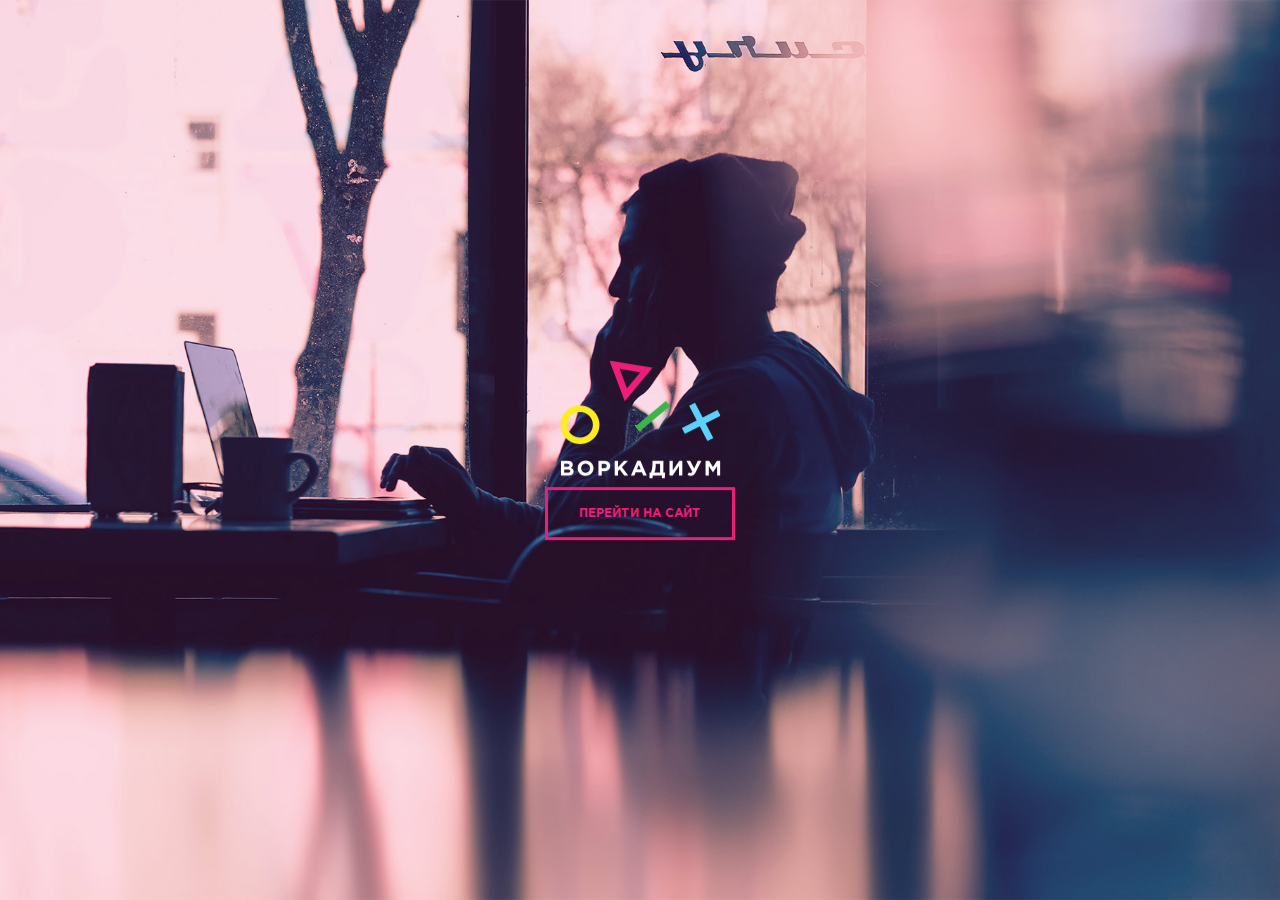
<file: index.html>
<!DOCTYPE html>
<html lang="ru-RU">
<head>
    <meta charset="UTF-8">
    <meta name="viewport" content="width=1100">
    <meta http-equiv="X-UA-Compatible" content="ie=edge">
    <link rel="stylesheet" href="css/import.css">
    <title>Добро пожаловать</title>
</head>
<body>
    <div class="wrapper wrapper__welcome">
        <div class="welcome">
            <div class="welcome__pic">
                <img src="./img/intro/logo.png">
            </div>
            <a href="./workadium.html" class="welcome__btn">Перейти на сайт</a>
        </div>
    </div>
</body>
</html>
</file>
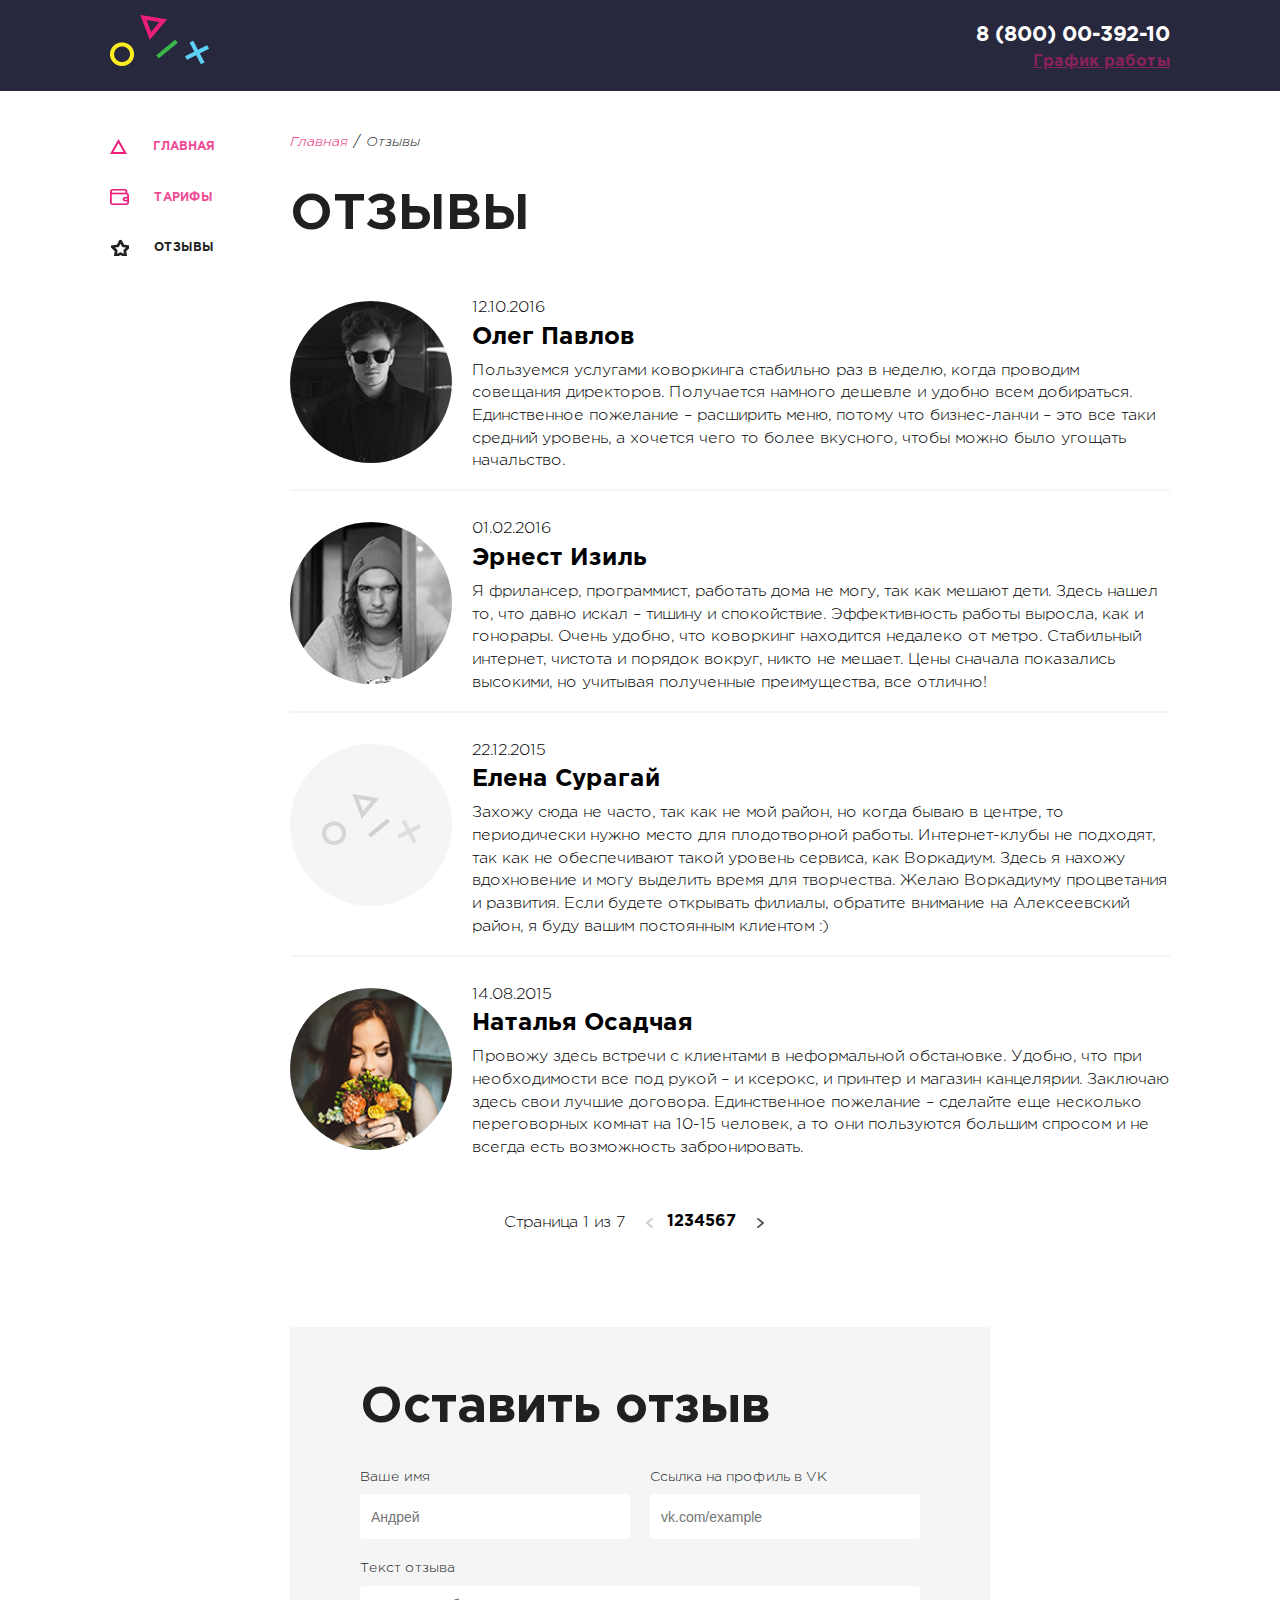
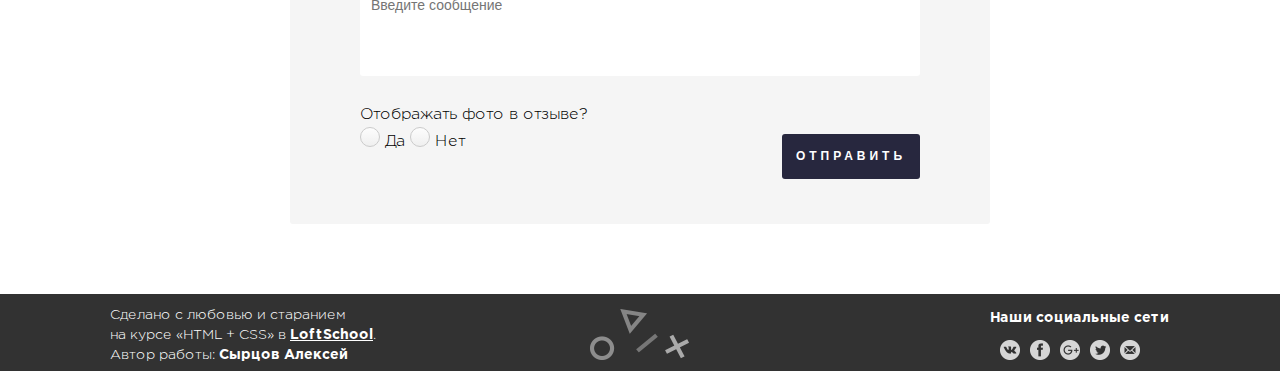
<file: comments.html>
<!DOCTYPE html>
<html lang="ru-RU">
<head>
    <meta charset="UTF-8">
    <meta name="viewport" content="width=device-width, initial-scale=1.0">
    <meta http-equiv="X-UA-Compatible" content="ie=edge"> 
    <link rel="stylesheet" href="css/import.css">
    <title>Отзывы</title>
</head>
<body>
                    <!---шапка-->
                <div class="wrapper">
                     <header class="header">
                <div class="container clearfix">
                    <div class="header__left">
                        <a href="./index.html" class="logo__wrapper">
                            <img src="./img/logo-fig.png" alt="" class="logo">
                        </a>
                    </div>
                    <div class="header__right">
                        <div class="contacts">
                            <a href=""+78000039210"" class="phone"> 8 (800) 00-392-10</a>
                                <div class="contacts__elem">
                                   <a href="#" class="contacts__schedule">График работы</a>
                                    <div class="contacts__dropdown">
                                        <div class="contacts__time">
                                            пн-вс: 09:00 - 20:00
                                        </div>
                                        <div class="contacts__lunch">
                                            обед:14:00-14:30
                                        </div>
                                    </div>     
                                </div>
                                
                        </div> 
                    </div>  
                </div>        
        </header>
                </div>
                    <!-- боковое меню -->
            <div class="container clearfix">
                <aside class="sidebar">
                            <nav class="menu">
                                <ul class="nav-menu">
                                    <li class="nav-menu__item">
                                        <a href="./index.html" class="nav-menu__link">
                                            <div class="nav-menu__icon nav-menu__icon-main"></div>
                                            <div class="nav-menu__text">Главная</div>
                                        </a>     
                                    </li>
                                    <li class="nav-menu__item">
                                        <a href="./prices.html" class="nav-menu__link">
                                            <div class="nav-menu__icon nav-menu__icon-prices"></div>
                                            <div class="nav-menu__text">Тарифы</div>
                                        </a>     
                                    </li>
                                    <li class="nav-menu__item active">
                                        <a href="./comments.html" class="nav-menu__link">
                                            <div class="nav-menu__icon nav-menu__icon-reviews"></div>
                                            <div class="nav-menu__text">Отзывы</div>
                                        </a>     
                                    </li>
                                </ul>
                            </aside>
                <!-- контент страницы -->
                <main class="main-content main-content-padding_top">
                    <ul class="breadcrumbs">
                                <li class="breadcrumbs__item">
                                    <a href="./index.html" class="breadcrumbs__link">Главная</a>
                                </li>
                                <li class="breadcrumbs__item breadcrumbs__item_active">
                                    <a href="" class="breadcrumbs__link">Отзывы</a>
                                </li>
                            </ul>
                    <div class="section-title section-title-comments">Отзывы</div>
                    <div class="comments">
                            <div class="first-comment">
                                <img src="./img/comments/first comment.jpg" alt="" class="first-comment__img">
                                <div class="comment-text">
                                    <p class="data">12.10.2016</p1>
                                        <h2 class="name">Олег Павлов</h2>
                                            <p class="reviews-text">Пользуемся услугами коворкинга стабильно раз в неделю, когда проводим совещания директоров. Получается намного дешевле и удобно всем добираться. Единственное пожелание – расширить меню, потому что бизнес-ланчи – это все таки средний уровень, а хочется чего то более вкусного, чтобы можно было угощать начальство.</p>
                                </div>
                            </div>
                            <div class="second-comment">
                                <img src="./img/comments/second comment.jpg" class="second-comment__img">
                                <div class="comment-text">
                                    <p class="data">01.02.2016</p1>
                                        <h2 class="name">Эрнест Изиль</h2>
                                            <p>Я фрилансер, программист, работать дома не могу, так как мешают дети. Здесь нашел то, что давно искал – тишину и спокойствие. Эффективность работы выросла, как и гонорары. Очень удобно, что коворкинг находится недалеко от метро. Стабильный интернет, чистота и порядок вокруг, никто не мешает. Цены сначала показались высокими, но учитывая полученные преимущества, все отлично!</p>
                                </div>
                            </div>
                            <div class="third-comment">
                                    <div class="third-comment__img"></div>
                                    <div class="comment-text">
                                      <p class="data">22.12.2015</p1>
                                        <h2 class="name">Елена Сурагай</h2>
                                            <p>Захожу сюда не часто, так как не мой район, но когда бываю в центре, то периодически нужно место для плодотворной работы. Интернет-клубы не подходят, так как не обеспечивают такой уровень сервиса, как Воркадиум. Здесь я нахожу вдохновение и могу выделить время для творчества. Желаю Воркадиуму процветания и развития. Если будете открывать филиалы, обратите внимание на Алексеевский район, я буду вашим постоянным клиентом :)</p>  
                                    </div>     
                            </div>
                            <div class="fourth-comment">
                                <img src="./img/comments/fourth comment.jpg" alt="" class="fourth-comment__img">
                                <div class="comment-text">
                                    <p class="data">14.08.2015</p>
                                        <h2 class="name">Наталья Осадчая</h2>
                                            <p>Провожу здесь встречи с клиентами в неформальной обстановке. Удобно, что при необходимости все под рукой – и ксерокс, и принтер и магазин канцелярии. Заключаю здесь свои лучшие договора. Единственное пожелание – сделайте еще несколько переговорных комнат на 10-15 человек, а то они пользуются большим спросом и не всегда есть возможность забронировать.</p>
                                </div>
                            </div>
                    </div>
                        
                        <div class="pagination">
                            <p class="page"> Cтраница 1 из 7 </p>
                                <img src="./img/comments/pagination/Vector Smart Object.png" class="page-switch-first__image">
                            <ul class="page-number">
                                <li class="first-page">
                                    <a class="first-page__text">1</a>
                                </li>
                                <li class="second-page">
                                    <div class="second-page__text">2</div>
                                </li>
                                <li class="third-page">
                                    <div class="third-page__text">3</div>
                                </li>
                                <li class="fourth-page">
                                    <div class="fourth-page__text">4</div>
                                </li>
                                <li class="fifth-page">
                                    <div class="fifth-page__text">5</div>
                                </li>
                                <li class="sixth-page">
                                    <div class="sixth-page__text">6</div>
                                </li>
                                <li class="seventh-page">
                                    <div class="seventh-page__text">7</div>
                                </li>
                        </ul>
                        <img src="./img/comments/pagination/Vector Smart Object dark.png" class="page-switch-second__image">
                        </div>
                           <div class="form">
                                <div class="form__title">
                                    Оставить отзыв
                                </div>
                                <div class="form__fields">
                                    <form class="form__elem" method="post">
                                            <div class="form__row clearfix">
                                                <label class="form__cell">
                                                    <div class="form__field-title">
                                                        Ваше имя
                                                    </div>
                                                        <input type="text" value="" class="form__input-text" placeholder="Андрей">
                                                </label>
                                                <label class="form__cell">
                                                    <div class="form__field-title">
                                                         Ссылка на профиль в VK
                                                    </div>
                                                        <input type="text" value="" class="form__input-text" placeholder="vk.com/example">
                                                </label>
                                            </div>
                                </div>
                                    <div class="form__row clearfix">
                                        <label class="form__textarea-label">
                                            <div class="form__field-title">
                                                Текст отзыва
                                            </div>
                                                <textarea class="form__textarea" placeholder="Введите сообщение"></textarea>
                                        </label>
                                    </div> 
                                <div class="form__buttons">
                                    <div class="form__controls">
                                        <div class="form__controls-title">
                                            Отображать фото в отзыве?
                                        </div>
                                        <div class="form__controls-buttons clearfix">
                                            <div class="form__controls-left">
                                                <label class="form__radio">
                                                    <input type="radio" name="review" class="form__radio-elem">
                                                        <div class="form__radio-fake"></div>
                                                            <div class="form__radio-text">Да</div>
                                                </label>    
                                                <label class="form__radio">
                                                    <input type="radio" name="review" class="form__radio-elem">
                                                        <div class="form__radio-fake"></div>
                                                            <div class="form__radio-text">Нет</div>
                                                     </label>    
                                            </div>
                                            <div class="form__controls-right">
                                                <input type="submit" value="ОТПРАВИТЬ" class="form__submit">
                                            </div>
                                        </div>
                                    </div>
                                </div>
                            </main>
                        </div>
                           
                    
                       
                                 <!-- подвал-->
      <footer class="footer-comments">
            <div class="container clearfix">
               <div class="footer__col">
            <ul class="footer__text">
                <li>Сделано с любовью и старанием </li>
                <li>на курсе «HTML + CSS» в <a href="#" class="footer__desc-link">LoftSchool</a>.</li>
                <li>Автор работы: <b>Сырцов Алексей</b></li>
            </ul>
            </div>
            <div class="footer__col footer__col-middle">
                <img src="./img/footer/logo-fig bw.png" alt="" class="footer-logo">
            </div>
                <div class="footer__col footer__col-right">
                   <div class="social-media__text">Наши социальные сети</div>
                        <div class="social-media">
                            <ul class="social-media__link">
                                <li class="social-media-VK-comments">
                                    <a class="vk__link" href="a"></a> 
                                </li>
                                <li class="social-media-fb-comments">
                                    <a class="fb__link" href="a"> </a>
                                </li>
                                <li class="social-media-google-comments">
                                    <a class="google__link" href="a"></a>
                                </li>
                                <li class="social-media-twitter-comments">
                                    <a class="twitter__link" href="a"></a>
                                </li>
                                <li class="social-media-mail-comments">
                                    <a class="mail__link" href="a"></a>
                                </li>
                            </ul>       
                        </div> 
                </div>
            </div>
            </div>
            
        </footer>
</body>
</html>
</file>
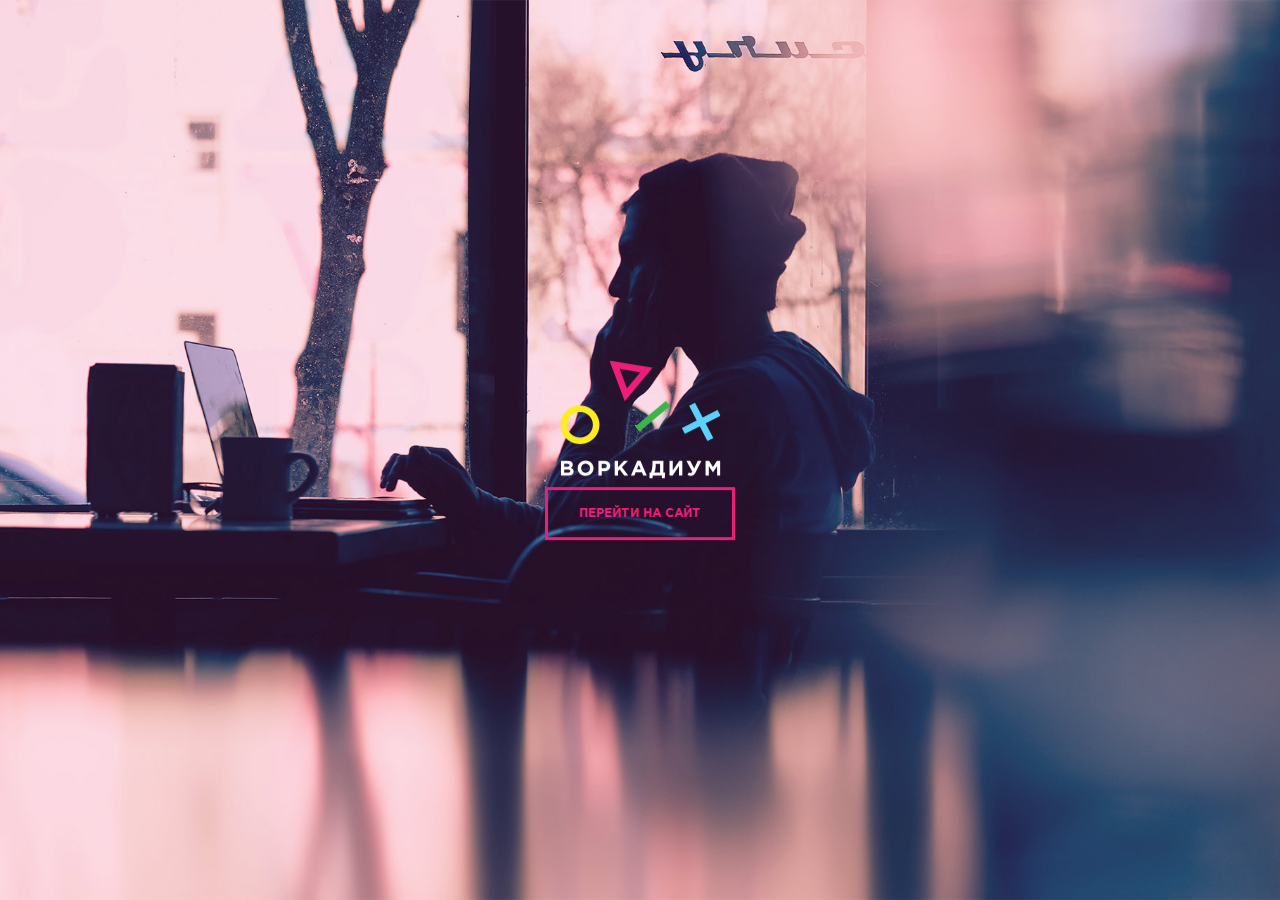
<file: index.html.html>
<!DOCTYPE html>
<html lang="ru-RU">
<head>
    <meta charset="UTF-8">
    <meta name="viewport" content="width=1100">
    <meta http-equiv="X-UA-Compatible" content="ie=edge">
    <link rel="stylesheet" href="css/import.css">
    <title>Добро пожаловать</title>
</head>
<body>
    <div class="wrapper wrapper__welcome">
        <div class="welcome">
            <div class="welcome__pic">
                <img src="./img/intro/logo.png" alt="">
            </div>
            <a href="./workadium.html" class="welcome__btn">Перейти на сайт</a>
        </div>
    </div>
</body>
</html>
</file>
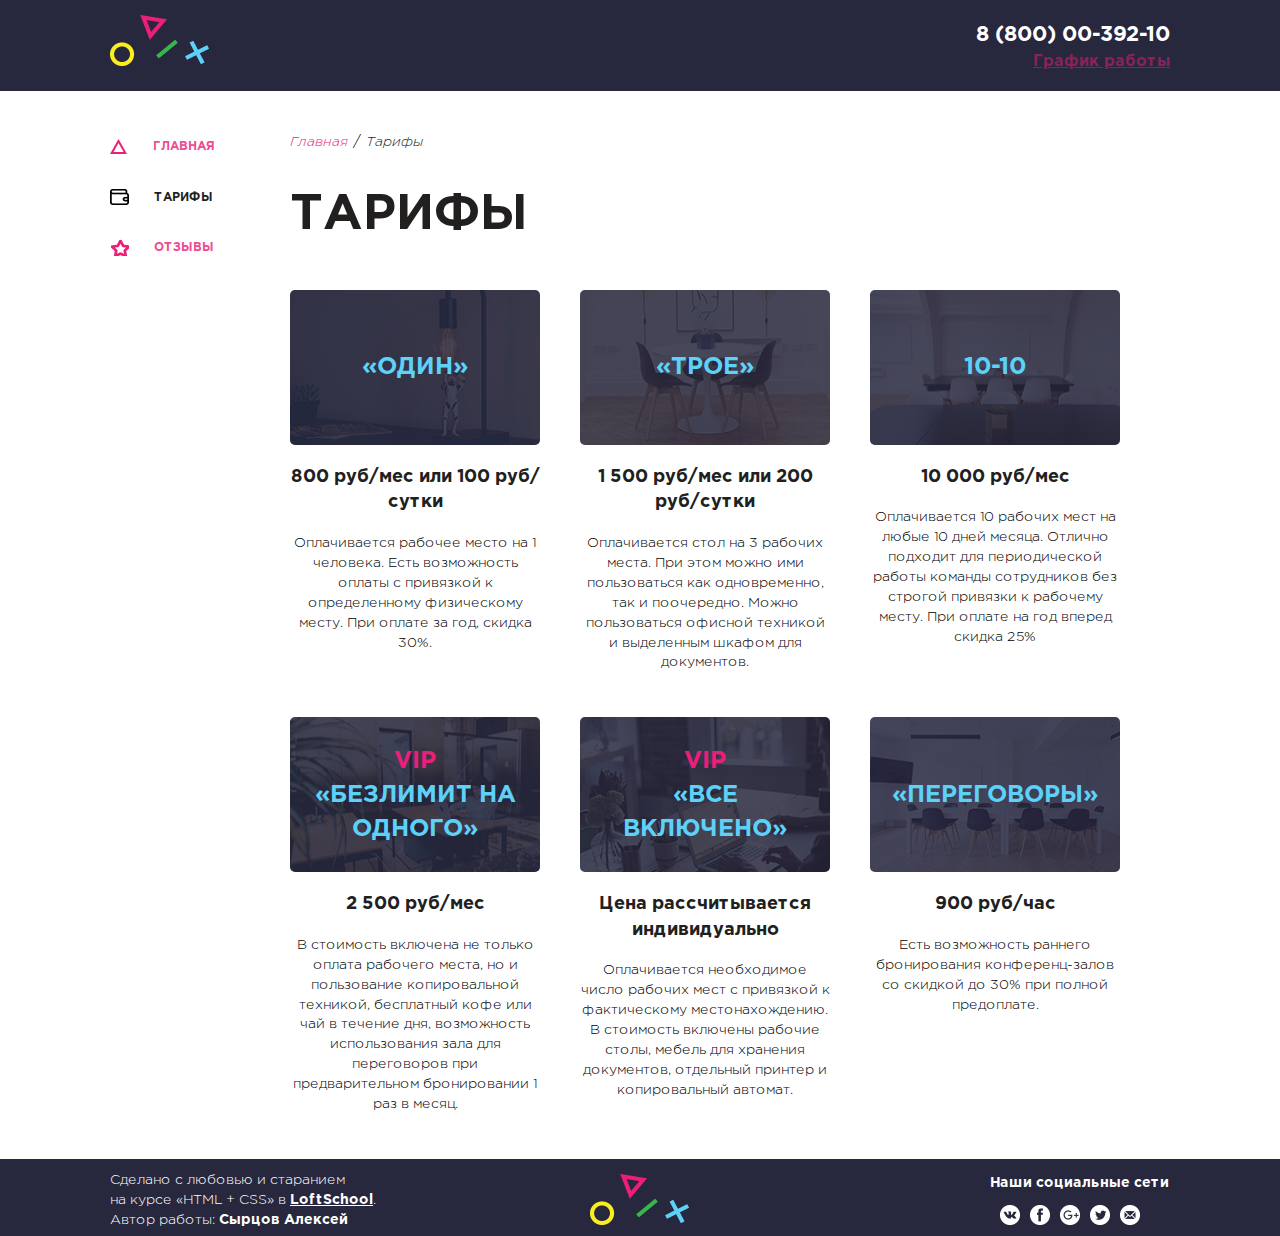
<file: prices.html>
<!DOCTYPE html>
<html lang="ru-RU">
<head>
    <meta charset="UTF-8">
    <meta name="viewport" content="width=device-width, initial-scale=1.0">
    <meta http-equiv="X-UA-Compatible" content="ie=edge">
    <link rel="stylesheet" href="css/import.css">
    <title>Тарифы</title>
</head>
<body>
                <!---шапка-->
                <div class="wrapper">
                     <header class="header">
                <div class="container clearfix">
                    <div class="header__left">
                        <a href="./index.html" class="logo__wrapper">
                            <img src="./img/logo-fig.png" alt="" class="logo">
                        </a>
                    </div>
                    <div class="header__right">
                        <div class="contacts">
                            <a href=""+78000039210"" class="phone"> 8 (800) 00-392-10</a>
                                <div class="contacts__elem">
                                   <a href="#" class="contacts__schedule">График работы</a>
                                    <div class="contacts__dropdown">
                                        <div class="contacts__time">
                                            пн-вс: 09:00 - 20:00
                                        </div>
                                        <div class="contacts__lunch">
                                            обед:14:00-14:30
                                        </div>
                                    </div>     
                                </div>
                                
                        </div> 
                    </div>  
                </div>        
        </header> 
                </div>
                  <!-- боковое меню -->
            <div class="container clearfix">
                            <aside class="sidebar">
                                <nav class="menu">
                                    <ul class="nav-menu">
                                        <li class="nav-menu__item">
                                            <a href="./index.html" class="nav-menu__link">
                                                <div class="nav-menu__icon nav-menu__icon-main"></div>
                                                <div class="nav-menu__text">Главная</div>
                                            </a>     
                                        </li>
                                        <li class="nav-menu__item active">
                                            <a href="./prices.html" class="nav-menu__link">
                                                <div class="nav-menu__icon nav-menu__icon-prices"></div>
                                                <div class="nav-menu__text">Тарифы</div>
                                            </a>     
                                        </li>
                                        <li class="nav-menu__item">
                                            <a href="./comments.html" class="nav-menu__link">
                                                <div class="nav-menu__icon nav-menu__icon-reviews"></div>
                                                <div class="nav-menu__text">Отзывы</div>
                                            </a>     
                                        </li>
                                    </ul>
                            </aside>
                            <!-- страница-контента -->
                        <main class="main-content main-content-padding_top">
                            <ul class="breadcrumbs">
                                <li class="breadcrumbs__item">
                                    <a href="./index.html" class="breadcrumbs__link">Главная</a>
                                </li>
                                <li class="breadcrumbs__item breadcrumbs__item_active">
                                    <a href="" class="breadcrumbs__link">Тарифы</a>
                                </li>
                            </ul>
                            <div class="page-name">
                                <div class="section-title">Тарифы</div>
                                <ul class="services">
                                    <li class="services__item">
                                        <div class="first-tarif">
                                            <img src="./img/prices/tariff 1.png" class="first-tarif__img">
                                            <div class="tarif__text">
                                                «ОДИН»
                                            </div> 
                                        </div>
                                            <div class="tarif__title">
                                                800 руб/мес или 100 руб/сутки
                                            </div>
                                            <div class="tarif__info">
                                                Оплачивается рабочее место на 1 человека. Есть возможность оплаты с привязкой к определенному физическому месту. При оплате за год, скидка 30%.
                                            </div>
                                    </li>
                                    <li class="services__item">
                                        <div class="second-tarif">
                                            <img src="./img/prices/tariff 2.png" class="second-tarif__img">
                                                <div class="tarif__text">
                                                    <div class="tarif-desk">«Трое»</div>
                                                </div>
                                        </div>
                                        <div class="tarif__title">
                                                1 500 руб/мес или 200 руб/сутки
                                            </div>
                                            <div class="tarif__info">
                                                Оплачивается стол на 3 рабочих места. При этом можно ими пользоваться как одновременно, так и поочередно. Можно пользоваться офисной техникой и выделенным шкафом для документов.
                                            </div>
                                    </li>
                                    <li class="services__item">
                                        <div class="third-tarif">
                                            <img src="./img/prices/tariff 3.png" class="third-tarif__img">
                                                <div class="tarif__text">
                                                    <div class="tarif-desk">10-10</div>
                                                </div>
                                        </div>
                                            <div class="tarif__title">
                                                    10 000 руб/мес
                                            </div>
                                            <div class="tarif__info">
                                                Оплачивается 10 рабочих мест на любые 10 дней месяца. Отлично подходит для периодической работы команды сотрудников без строгой привязки к рабочему месту. При оплате на год вперед скидка 25%
                                            </div>
                                    </li>
                                    <li class="services__item">
                                        <div class="fourth-tarif">
                                            <img src="./img/prices/tariff 4.png" class="fourth-tarif__img">
                                                <div class="tarif__text">
                                                    <div class="text-VIP">VIP</div>
                                                    <div class="tarif-desk">«Безлимит на одного»</div>
                                                </div>
                                        </div>
                                            <div class="tarif__title">
                                                2 500 руб/мес
                                            </div>
                                            <div class="tarif__info">
                                                В стоимость включена не только оплата рабочего места, но и пользование копировальной техникой, бесплатный кофе или чай в течение дня, возможность использования зала для переговоров при предварительном бронировании 1 раз в месяц.
                                            </div>
                                    </li>
                                    <li class="services__item">
                                        <div class="fifth-tarif">
                                            <img src="./img/prices/tariff 5.png" class="fifth-tarif__img">
                                                <div class="tarif__text">
                                                    <div class="text-VIP">VIP</div>
                                                        <div class="tarif-desk">«Все включено»</div>
                                                </div>        
                                        </div>
                                            <div class="tarif__title">
                                                Цена рассчитывается индивидуально
                                            </div>
                                            <div class="tarif__info">
                                                Оплачивается необходимое число рабочих мест с привязкой к фактическому местонахождению. В стоимость включены рабочие столы, мебель для хранения документов, отдельный принтер и копировальный автомат. 
                                            </div>
                                    </li>
                                    <li class="services__item">
                                        <div class="sixth-tarif">
                                            <img src="./img/prices/tariff 6.png" class="sixth-tarif__img">
                                                <div class="tarif__text">
                                                    <div class="tarif-desk">«Переговоры»</div>
                                                </div>
                                        </div>
                                            <div class="tarif__title">
                                                900 руб/час
                                            </div>
                                            <div class="tarif__info">
                                                Есть возможность раннего бронирования конференц-залов со скидкой до 30% при полной предоплате.
                                            </div>
                                    </li>
                                        </div>
                                    </li>
                                </ul>
                            </div>
                            </div>
                        </main>
                       <!-- подвал-->
        <footer class="footer">
            <div class="container clearfix">
               <div class="footer__col">
            <ul class="footer__text">
                <li>Сделано с любовью и старанием </li>
                <li>на курсе «HTML + CSS» в <a href="#" class="footer__desc-link">LoftSchool</a>.</li>
                <li>Автор работы: <b>Сырцов Алексей</b></li>
            </ul>
            </div>
            <div class="footer__col footer__col-middle">
                <img src="./img/footer/logo-fig color.png" alt="" class="footer-logo">
            </div>
                <div class="footer__col footer__col-right">
                   <div class="social-media__text">Наши социальные сети</div>
                        <div class="social-media">
                            <ul class="social-media__link">
                                <li class="social-media-VK">
                                    <a class="vk__link" href="a"></a> 
                                </li>
                                <li class="social-media-fb">
                                    <a class="fb__link" href="a"> </a>
                                </li>
                                <li class="social-media-google">
                                    <a class="google__link" href="a"></a>
                                </li>
                                <li class="social-media-twitter">
                                    <a class="twitter__link" href="a"></a>
                                </li>
                                <li class="social-media-mail">
                                    <a class="mail__link" href="a"></a>
                                </li>
                            </ul>       
                        </div> 
                </div>
            </div>
            </div>
            
        </footer>
</body>
</html>
</file>
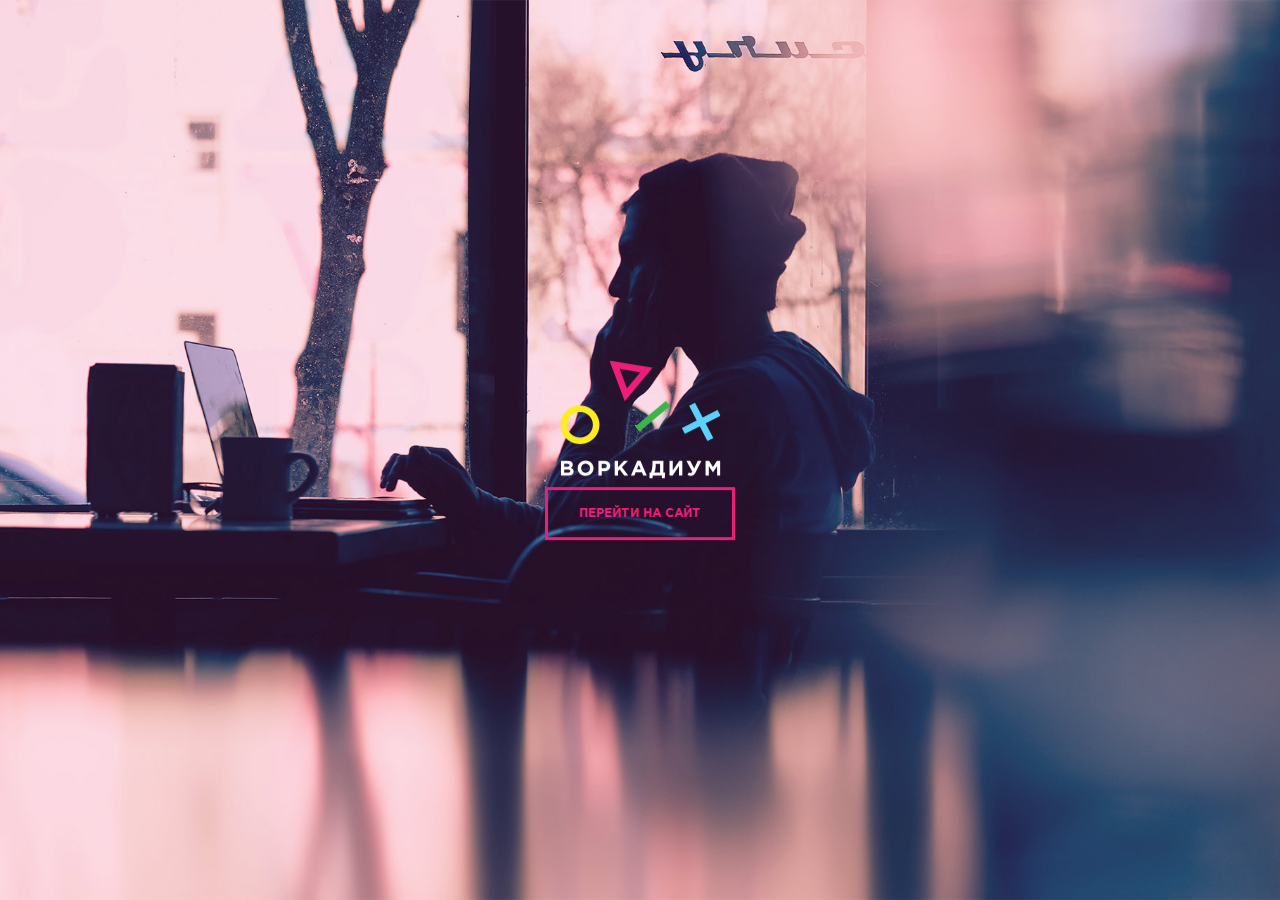
<file: welcome.html>
<!DOCTYPE html>
<html lang="ru-RU">
<head>
    <meta charset="UTF-8">
    <meta name="viewport" content="width=1100">
    <meta http-equiv="X-UA-Compatible" content="ie=edge">
    <link rel="stylesheet" href="css/import.css">
    <title>Добро пожаловать</title>
</head>
<body>
    <div class="wrapper wrapper__welcome">
        <div class="welcome">
            <div class="welcome__pic">
                <img src="./img/intro/logo.png" alt="">
            </div>
            <a href="./index.html" class="welcome__btn">Перейти на сайт</a>
        </div>
    </div>
</body>
</html>
</file>
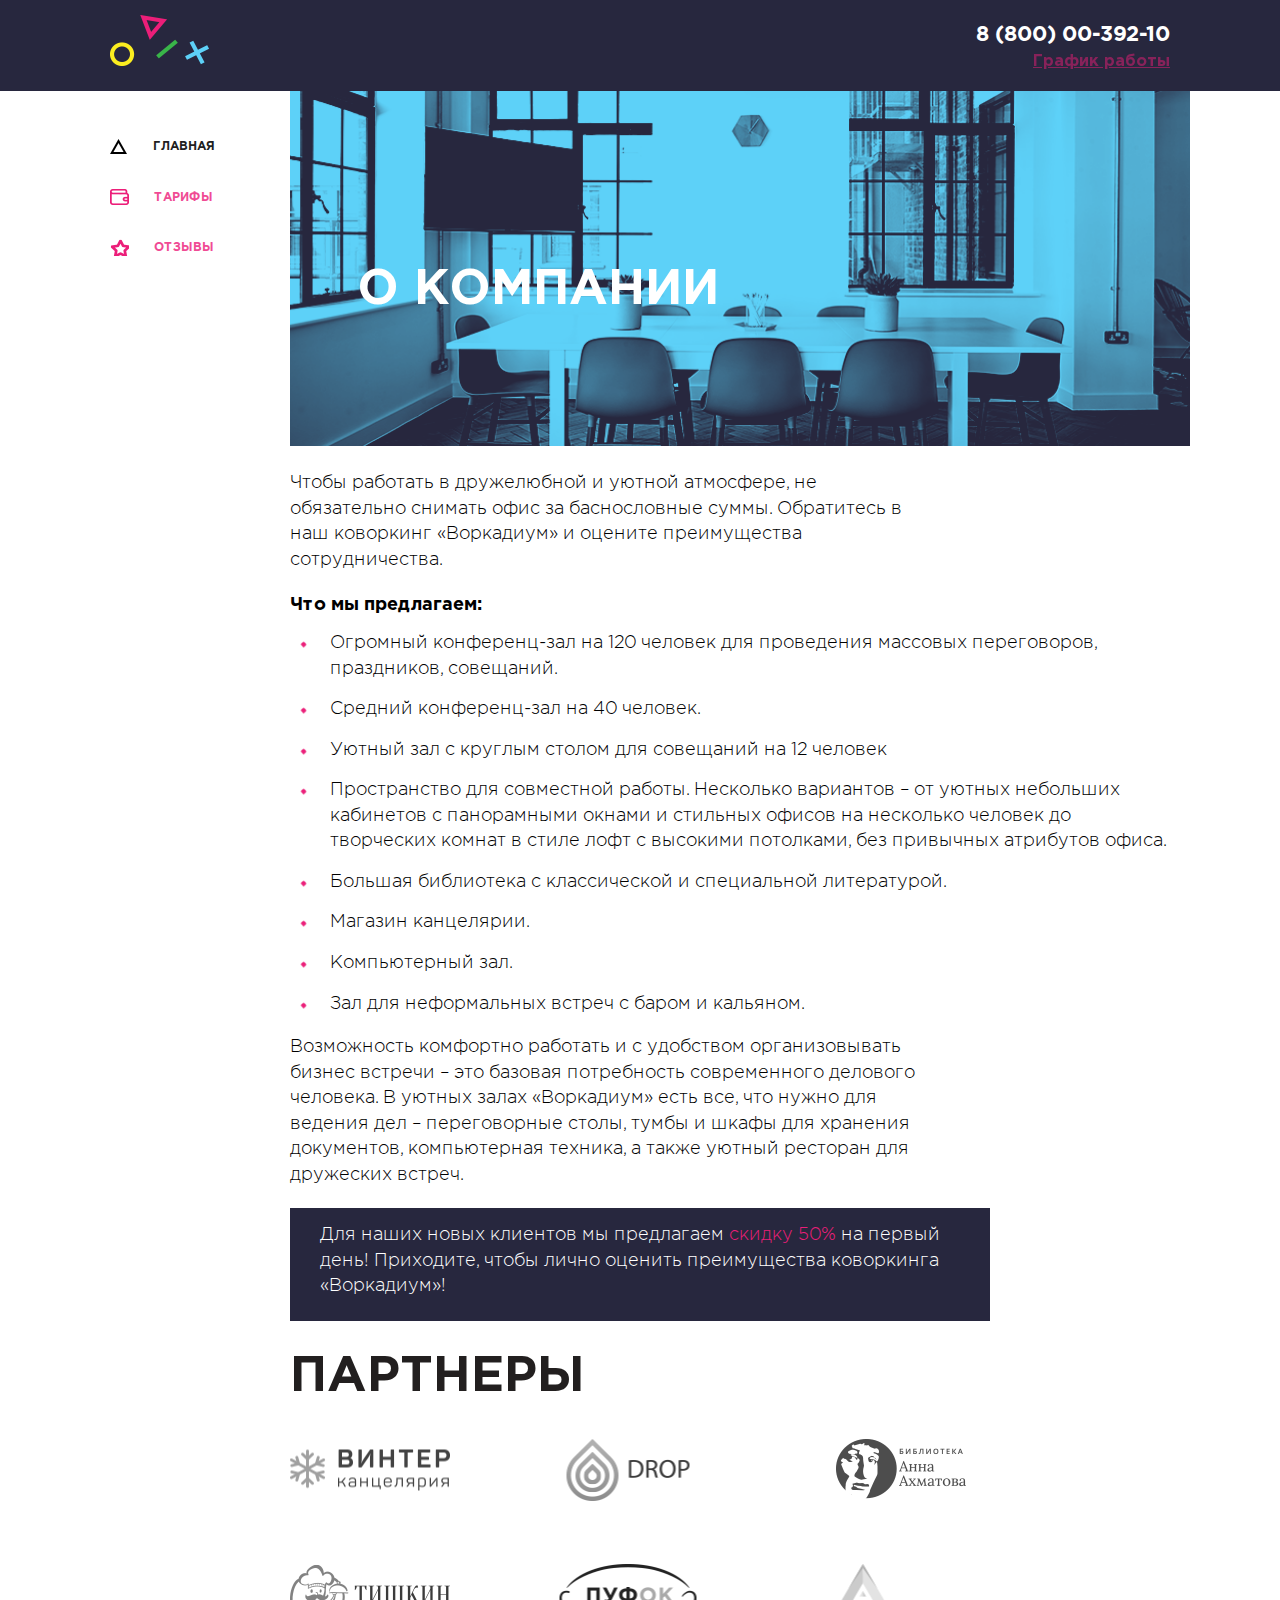
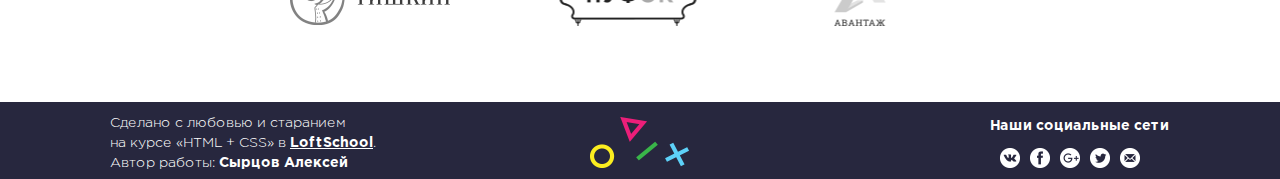
<file: workadium.html>
<!DOCTYPE html>
<html lang="ru-RU">
<head>
    <meta charset="UTF-8">
    <meta name="viewport" content="width=1100">
    <meta http-equiv="X-UA-Compatible" content="ie=edge">
    <link rel="stylesheet" href="css/import.css">
    <title>Главная страница</title>
</head>
<body>
    <div class="wrapper">
                        <!---шапка-->
        <header class="header">
                <div class="container clearfix">
                    <div class="header__left">
                        <a href="./workadium.html" class="logo__wrapper">
                            <img src="./img/logo-fig.png" alt="" class="logo">
                        </a>
                    </div>
                    <div class="header__right">
                        <div class="contacts">
                            <a href="+78000039210" class="phone"> 8 (800) 00-392-10</a>
                                <div class="contacts__elem">
                                   <a href="#" class="contacts__schedule">График работы</a>
                                    <div class="contacts__dropdown">
                                        <div class="contacts__time">
                                            пн-вс: 09:00 - 20:00
                                        </div>
                                        <div class="contacts__lunch">
                                            обед:14:00-14:30
                                        </div>
                                    </div>     
                                </div>
                                
                        </div> 
                    </div>  
                </div>        
        </header>
    </div>
                        <!-- боковое меню -->
                    <div class="container clearfix">
                        <aside class="sidebar">
                            <nav class="menu">
                                <ul class="nav-menu">
                                    <li class="nav-menu__item active">
                                        <a href="./workadium.html" class="nav-menu__link">
                                            <div class="nav-menu__icon nav-menu__icon-main"></div>
                                            <div class="nav-menu__text">Главная</div>
                                        </a>     
                                    </li>
                                    <li class="nav-menu__item">
                                        <a href="./prices.html" class="nav-menu__link">
                                            <div class="nav-menu__icon nav-menu__icon-prices"></div>
                                            <div class="nav-menu__text">Тарифы</div>
                                        </a>     
                                    </li>
                                    <li class="nav-menu__item">
                                        <a href="./comments.html" class="nav-menu__link">
                                            <div class="nav-menu__icon nav-menu__icon-reviews"></div>
                                            <div class="nav-menu__text">Отзывы</div>
                                        </a>     
                                    </li>
                                </ul>
                            </aside>
                                    <!-- страница-контента -->
                        <main class="main-content">
                            <div class="page-image">
                                <img src="./img/workadium/table gradient.png" alt="" class="page-image__picture">
                                <div class="page-image__text">О компании</div>
                            </div>
                            <div class="page__text">
                                <p>
                                    Чтобы работать в дружелюбной и уютной атмосфере, не обязательно снимать офис за баснословные суммы. Обратитесь в наш коворкинг «Воркадиум» и оцените преимущества сотрудничества. 
                                </p>
                                <h1>
                                    Что мы предлагаем:
                                </h1>
                                <ul class="page-list">
                                    <li>
                                        Огромный конференц-зал на 120 человек для проведения массовых переговоров, праздников, совещаний.
                                    </li>
                                    <li>
                                        Средний конференц-зал на 40 человек.
                                    </li>
                                    <li>
                                        Уютный зал с круглым столом для совещаний на 12 человек
                                    </li>
                                    <li>
                                        Пространство для совместной работы. Несколько вариантов – от уютных небольших кабинетов с панорамными окнами и стильных офисов на несколько человек до творческих комнат в стиле лофт с высокими потолками, без привычных атрибутов офиса.
                                    </li>
                                    <li>
                                        Большая библиотека с классической и специальной литературой.
                                    </li>
                                    <li>
                                        Магазин канцелярии.
                                    </li>
                                    <li>
                                        Компьютерный зал.
                                    </li>
                                    <li>
                                        Зал для неформальных встреч с баром и кальяном.
                                    </li>
                                    <p>
                                        Возможность комфортно работать и с удобством организовывать бизнес встречи – это базовая потребность современного делового человека. В уютных залах «Воркадиум» есть все, что нужно для ведения дел – переговорные столы, тумбы и шкафы для хранения документов, компьютерная техника, а также уютный ресторан для дружеских встреч.
                                    </p>
                                    <div class="description">
                                        <div class="description__text"> Для наших новых клиентов мы предлагаем <span class="description__pink"> скидку 50% </span> на первый день! Приходите, чтобы лично оценить преимущества коворкинга «Воркадиум»!</div>
                                    </div>
                                </ul>
                            </div>
                                    <div class="partners">
                                        <div class="section-title">Партнеры</div>
                                        <ul class="partners__list clearfix">
                                            <li class="partners__item">
                                                <a  href="a" class="partners__link">
                                                    <img src="./img/partners/winter color.png" alt="" class="partners__image partners__image-winter">
                                                </a>
                                            </li>
                                            <li class="partners__item partners__item_middle">
                                                <a class="partners__link" href="a">
                                                    <img src="./img/partners/drop color.png" alt="" class="partners__image partners__image-tishkin">
                                                </a>
                                            </li>
                                            <li class="partners__item partners__item-right">
                                                <a class="partners__link" href="a">
                                                    <img src="./img/partners/Ann.png" alt="" class="partners__image partners__image-drop">
                                                </a>
                                            </li>
                                            <li class="partners__item">
                                                <a class="partners__link" href="a">
                                                    <img src="./img/partners/tishkin color.png" alt="" class="partners__image partners__image-pufok">
                                                </a>
                                            </li>
                                            <li class="partners__item partners__item_middle">
                                                <a class="partners__link" href="a">
                                                    <img src="./img/partners/pufok color.png" alt="" class="partners__image partners__image-Ann">
                                                </a>
                                            </li>
                                            <li class="partners__item partners__item_middle">
                                                <a class="partners__link" href="a">
                                                    <img src="./img/partners/Avalanche color.png" alt="" class="partners__image partners__image-Avalanche">
                                                </a>
                                            </li>
                                        </ul>
                                    </div>
                                </div>  
                            </div>
                        </main>
                    </div>
            
                                        <!-- подвал-->
       <footer class="footer">
            <div class="container clearfix">
               <div class="footer__col">
            <ul class="footer__text">
                <li>Сделано с любовью и старанием </li>
                <li>на курсе «HTML + CSS» в <a href="#" class="footer__desc-link">LoftSchool</a>.</li>
                <li>Автор работы: <b>Сырцов Алексей</b></li>
            </ul>
            </div>
            <div class="footer__col footer__col-middle">
                <img src="./img/footer/logo-fig color.png" alt="" class="footer-logo">
            </div>
                <div class="footer__col footer__col-right">
                   <div class="social-media__text">Наши социальные сети</div>
                        <div class="social-media">
                            <ul class="social-media__link">
                                <li class="social-media-VK">
                                    <a class="vk__link" href="a"></a> 
                                </li>
                                <li class="social-media-fb">
                                    <a class="fb__link" href="a"> </a>
                                </li>
                                <li class="social-media-google">
                                    <a class="google__link" href="a"></a>
                                </li>
                                <li class="social-media-twitter">
                                    <a class="twitter__link" href="a"></a>
                                </li>
                                <li class="social-media-mail">
                                    <a class="mail__link" href="a"></a>
                                </li>
                            </ul>       
                        </div> 
                </div>
            </div>
            </div>
            
        </footer>
</body>
</html>
</file>
<file: css/import.css>
@import "layouts/normalize.css";
@import "layouts/fonts.css";
@import "layouts/base.css";
@import "components/header.css";
@import "components/intro.css";
@import "components/footer.css";
@import "components/form.css";
@import "components/main.css";
@import "components/sidebarcss.css";
@import "components/intro.css";
@import "components/comments.css"
</file>
